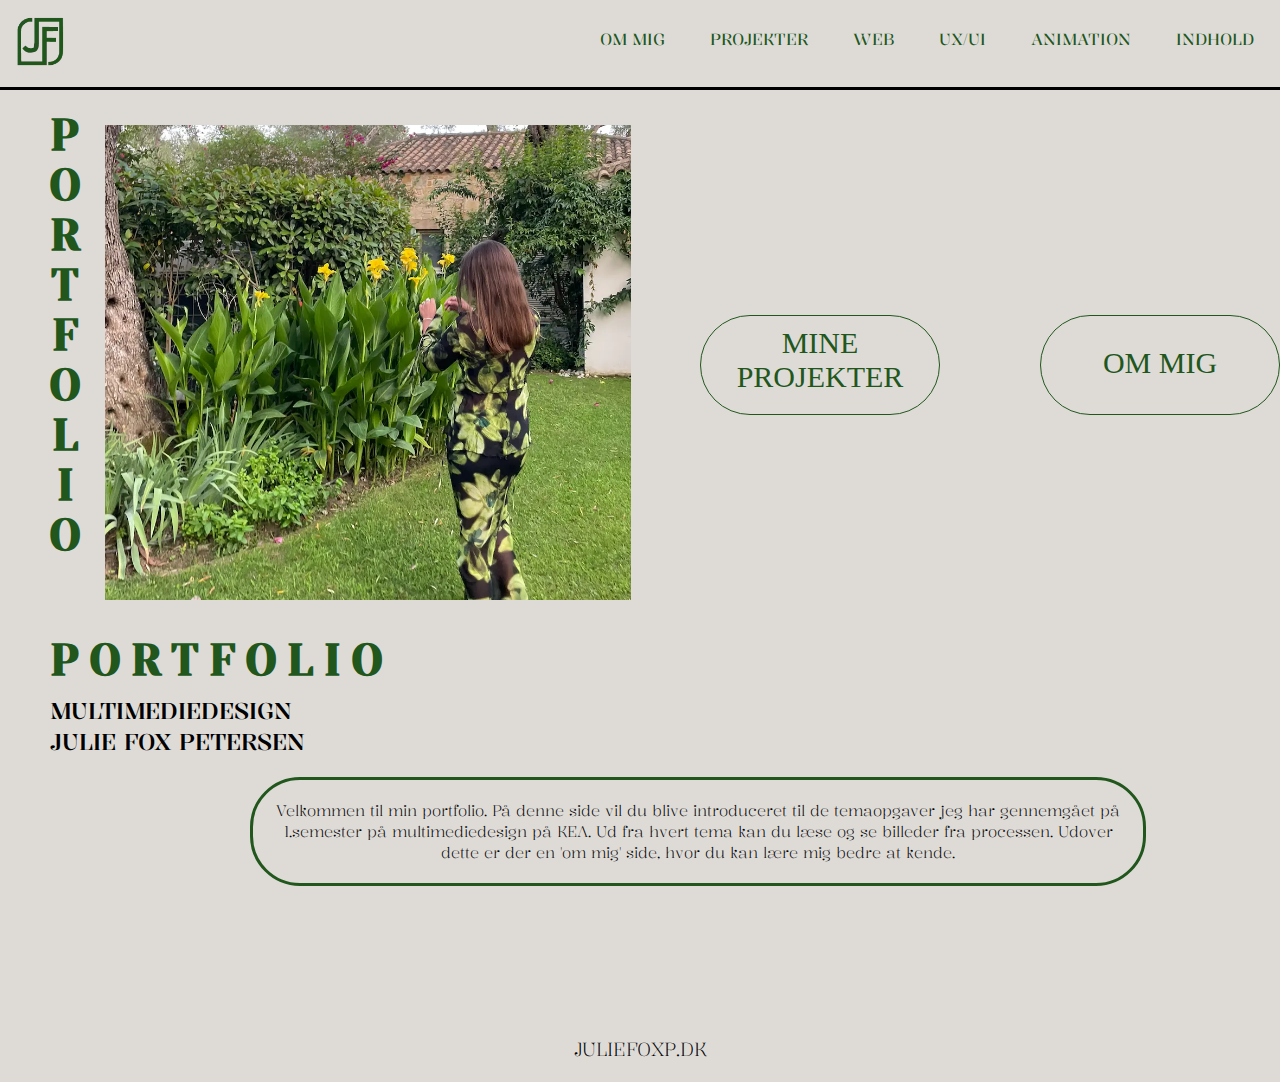
<file: index.html>
<!DOCTYPE html>
<html lang="da">
  <head>
    <meta charset="UTF-8" />
    <meta name="viewport" content="width=device-width, initial-scale=1.0" />
    <link rel="stylesheet" href="style.css" />
    <link rel="stylesheet" href="general.css" />
    <link rel="icon" type="image/svg+xml" href="favicon.svg" />
    <style>
      @import url("https://fonts.googleapis.com/css2?family=Yeseva+One&display=swap");
    </style>
    <style>
      @import url("https://fonts.googleapis.com/css2?family=Kalnia:wght@100..700&display=swap");
    </style>
    <title>FORSIDE</title>
  </head>
  <body>
    <header>
      <div class="logo">
        <a href="index.html"> <img src="img/logo.webp" alt="logo" /></a>
      </div>
      <nav>
        <ul class="menu">
          <li><a href="om_mig.html">OM MIG</a></li>
          <li><a href="projekter.html">PROJEKTER</a></li>
          <li><a href="web.html">WEB </a></li>
          <li><a href="ux_ui.html">UX/UI</a></li>
          <li><a href="animation.html">ANIMATION</a></li>
          <li><a href="indhold.html">INDHOLD</a></li>
        </ul>

        <div class="burger">
          <div class="line"></div>
          <div class="line"></div>
          <div class="line"></div>
        </div>
      </nav>
    </header>
    <main>
      <div class="grid_1-1">
        <div class="lodret_tekst">
          <h1>PORTFOLIO</h1>
        </div>
        <img class="img_1" src="img/img_1.webp" alt="forside_img" />
      </div>
      <div class="vandret_tekst">
        <h1>PORTFOLIO</h1>
      </div>
      <div class="grid_1-1-1">
        <div class="tekst_forside">
          <h2>MULTIMEDIEDESIGN</h2>
          <h2>JULIE FOX PETERSEN</h2>
        </div>
        <div class="button_1">
          <a href="projekter.html">MINE PROJEKTER </a>
        </div>
        <div class="button_2">
          <a href="om_mig.html">OM MIG</a>
        </div>
      </div>
      <div class="intro_forside">
        <h3>Velkommen til min portfolio. På denne side vil du blive introduceret til de temaopgaver jeg har gennemgået på 1.semester på multimediedesign på KEA. Ud fra hvert tema kan du læse og se billeder fra processen. Udover dette er der en 'om mig' side, hvor du kan lære mig bedre at kende.</h3>
      </div>
    </main>
    <footer>
      <h3>JULIEFOXP.DK</h3>
    </footer>
    <script src="menu.js"></script>
  </body>
</html>
</file>
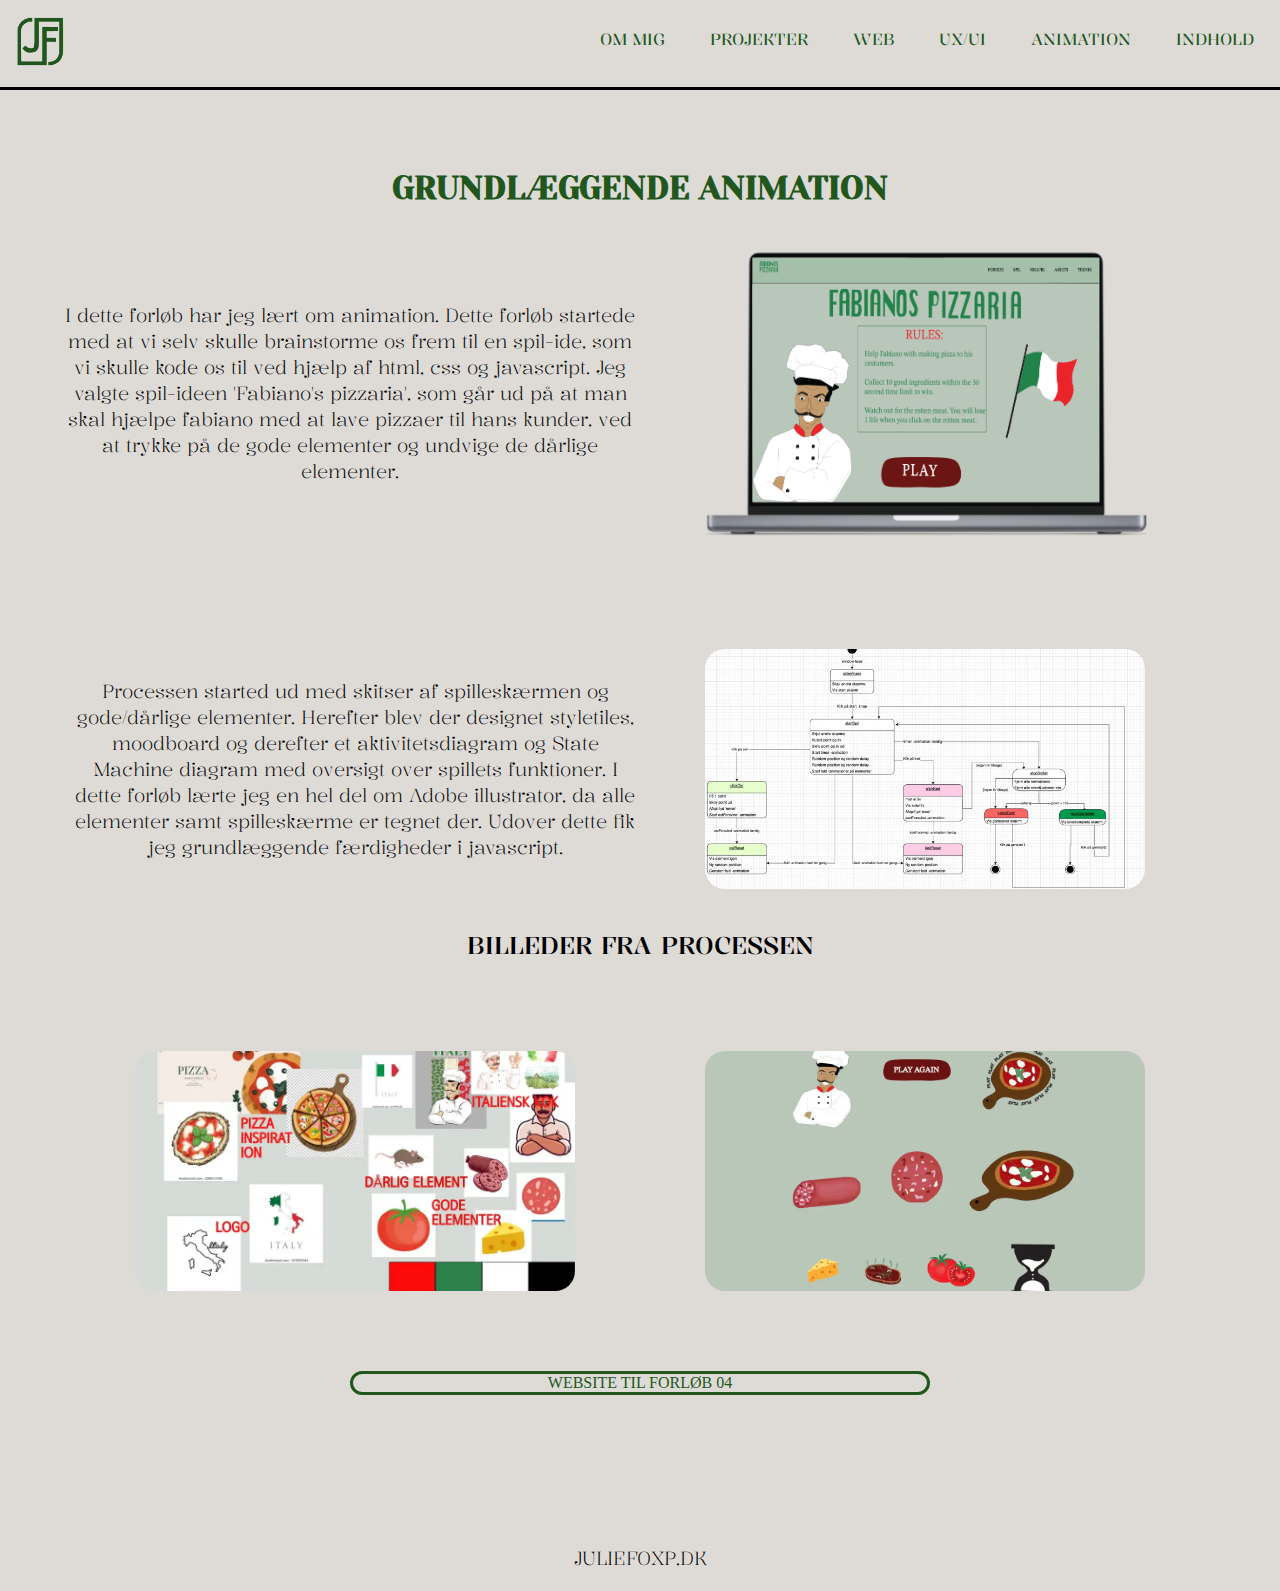
<file: animation.html>
<!DOCTYPE html>
<html lang="da">
  <head>
    <meta charset="UTF-8" />
    <meta name="viewport" content="width=device-width, initial-scale=1.0" />
    <link rel="stylesheet" href="style.css" />
    <link rel="stylesheet" href="general.css" />
    <link rel="icon" type="image/svg+xml" href="favicon.svg" />
    <style>
      @import url("https://fonts.googleapis.com/css2?family=Yeseva+One&display=swap");
    </style>
    <style>
      @import url("https://fonts.googleapis.com/css2?family=Kalnia:wght@100..700&display=swap");
    </style>
    <title>ANIMATION</title>
  </head>
  <body>
    <header>
      <div class="logo">
        <a href="index.html"> <img src="img/logo.webp" alt="logo" /></a>
      </div>
      <nav>
        <ul class="menu">
          <li><a href="om_mig.html">OM MIG</a></li>
          <li><a href="projekter.html">PROJEKTER</a></li>
          <li><a href="web.html">WEB </a></li>
          <li><a href="ux_ui.html">UX/UI</a></li>
          <li><a href="animation.html">ANIMATION</a></li>
          <li><a href="indhold.html">INDHOLD</a></li>
        </ul>

        <div class="burger">
          <div class="line"></div>
          <div class="line"></div>
          <div class="line"></div>
        </div>
      </nav>
    </header>
    <main>
      <div class="grid_1-3">
        <h1>GRUNDLÆGGENDE ANIMATION</h1>
        <div class="col_1">
          <h3>I dette forløb har jeg lært om animation. Dette forløb startede med at vi selv skulle brainstorme os frem til en spil-ide, som vi skulle kode os til ved hjælp af html, css og javascript. Jeg valgte spil-ideen 'Fabiano's pizzaria', som går ud på at man skal hjælpe fabiano med at lave pizzaer til hans kunder, ved at trykke på de gode elementer og undvige de dårlige elementer.</h3>
          <img src="img/3.webp" alt="animation computerskærm" />
        </div>
        <div class="col">
          <h3>Processen started ud med skitser af spilleskærmen og gode/dårlige elementer. Herefter blev der designet styletiles, moodboard og derefter et aktivitetsdiagram og State Machine diagram med oversigt over spillets funktioner. I dette forløb lærte jeg en hel del om Adobe illustrator, da alle elementer samt spilleskærme er tegnet der. Udover dette fik jeg grundlæggende færdigheder i javascript.</h3>
          <img src="img/animation_2.webp" alt="animation img 2" />
        </div>
        <h2>BILLEDER FRA PROCESSEN</h2>
        <div class="col">
          <img src="img/animation_3.webp" alt="animation img 3" />
          <img src="img/animation_4.webp" alt="animation img 4" />
        </div>
      </div>
      <div class="link">
        <a href="https://juliefoxp.dk/kea/04_animation/website/spil.html">WEBSITE TIL FORLØB 04</a>
      </div>
    </main>
    <footer>
      <h3>JULIEFOXP.DK</h3>
    </footer>
    <script src="menu.js"></script>
  </body>
</html>
</file>
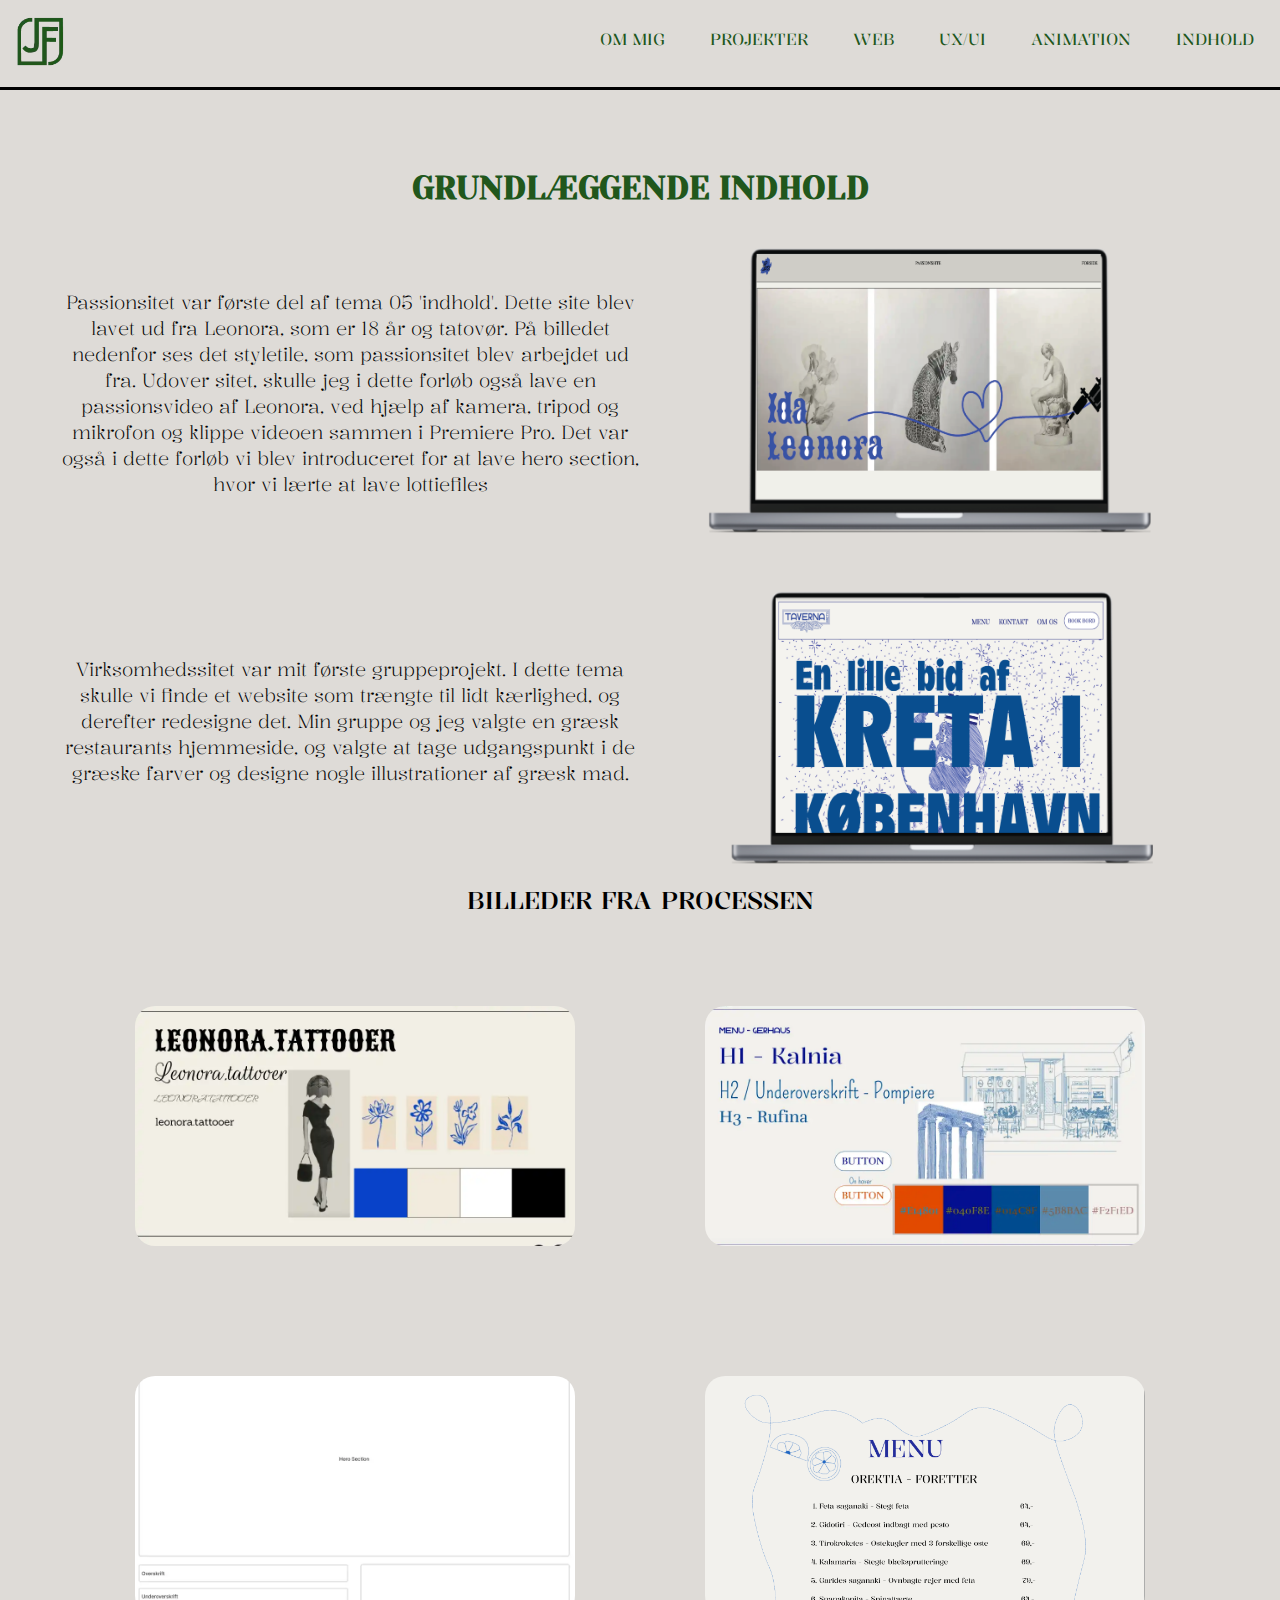
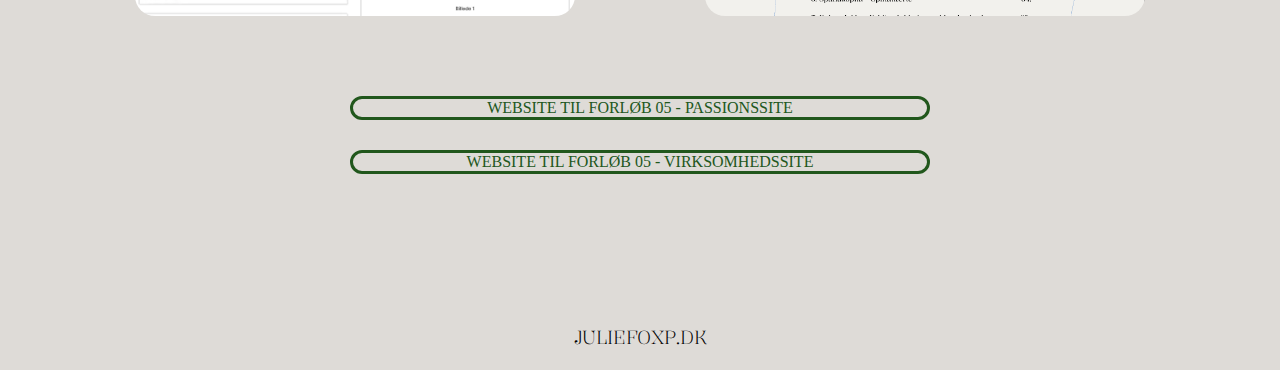
<file: indhold.html>
<!DOCTYPE html>
<html lang="da">
  <head>
    <meta charset="UTF-8" />
    <meta name="viewport" content="width=device-width, initial-scale=1.0" />
    <link rel="stylesheet" href="style.css" />
    <link rel="stylesheet" href="general.css" />
    <link rel="icon" type="image/svg+xml" href="favicon.svg" />
    <style>
      @import url("https://fonts.googleapis.com/css2?family=Yeseva+One&display=swap");
    </style>
    <style>
      @import url("https://fonts.googleapis.com/css2?family=Kalnia:wght@100..700&display=swap");
    </style>
    <title>INDHOLD</title>
  </head>
  <body>
    <header>
      <div class="logo">
        <a href="index.html"> <img src="img/logo.webp" alt="logo" /></a>
      </div>
      <nav>
        <ul class="menu">
          <li><a href="om_mig.html">OM MIG</a></li>
          <li><a href="projekter.html">PROJEKTER</a></li>
          <li><a href="web.html">WEB </a></li>
          <li><a href="ux_ui.html">UX/UI</a></li>
          <li><a href="animation.html">ANIMATION</a></li>
          <li><a href="indhold.html">INDHOLD</a></li>
        </ul>

        <div class="burger">
          <div class="line"></div>
          <div class="line"></div>
          <div class="line"></div>
        </div>
      </nav>
    </header>
    <main>
      <div class="grid_1-3">
        <h1>GRUNDLÆGGENDE INDHOLD</h1>
        <div class="col_1">
          <h3>Passionsitet var første del af tema 05 'indhold'. Dette site blev lavet ud fra Leonora, som er 18 år og tatovør. På billedet nedenfor ses det styletile, som passionsitet blev arbejdet ud fra. Udover sitet, skulle jeg i dette forløb også lave en passionsvideo af Leonora, ved hjælp af kamera, tripod og mikrofon og klippe videoen sammen i Premiere Pro. Det var også i dette forløb vi blev introduceret for at lave hero section, hvor vi lærte at lave lottiefiles</h3>
          <img src="img/4.webp" alt="indhold computerskærm 1" />
        </div>
        <div class="col_1">
          <h3>Virksomhedssitet var mit første gruppeprojekt. I dette tema skulle vi finde et website som trængte til lidt kærlighed, og derefter redesigne det. Min gruppe og jeg valgte en græsk restaurants hjemmeside, og valgte at tage udgangspunkt i de græske farver og designe nogle illustrationer af græsk mad.</h3>
          <img src="img/5.webp" alt="indhold computerskærm 2" />
        </div>
        <h2>BILLEDER FRA PROCESSEN</h2>
        <div class="col">
          <img src="img/indhold_1.webp" alt="indhold img 1" />
          <img src="img/indhold_2.webp" alt="indhold img 2" />
        </div>
        <div class="col">
          <img src="img/inhold_5.webp" alt="indhold img 5" />
          <img src="img/indhold_6.png" alt="indhold img 6" />
        </div>
      </div>
      <div class="link">
        <a href="https://juliefoxp.dk/kea/05_indhold/passionssite/">WEBSITE TIL FORLØB 05 - PASSIONSSITE</a>
      </div>
      <div class="link">
        <a href="https://juliefoxp.dk/kea/05_indhold/virksomhedssite/">WEBSITE TIL FORLØB 05 - VIRKSOMHEDSSITE</a>
      </div>
    </main>
    <footer>
      <h3>JULIEFOXP.DK</h3>
    </footer>
    <script src="menu.js"></script>
  </body>
</html>
</file>
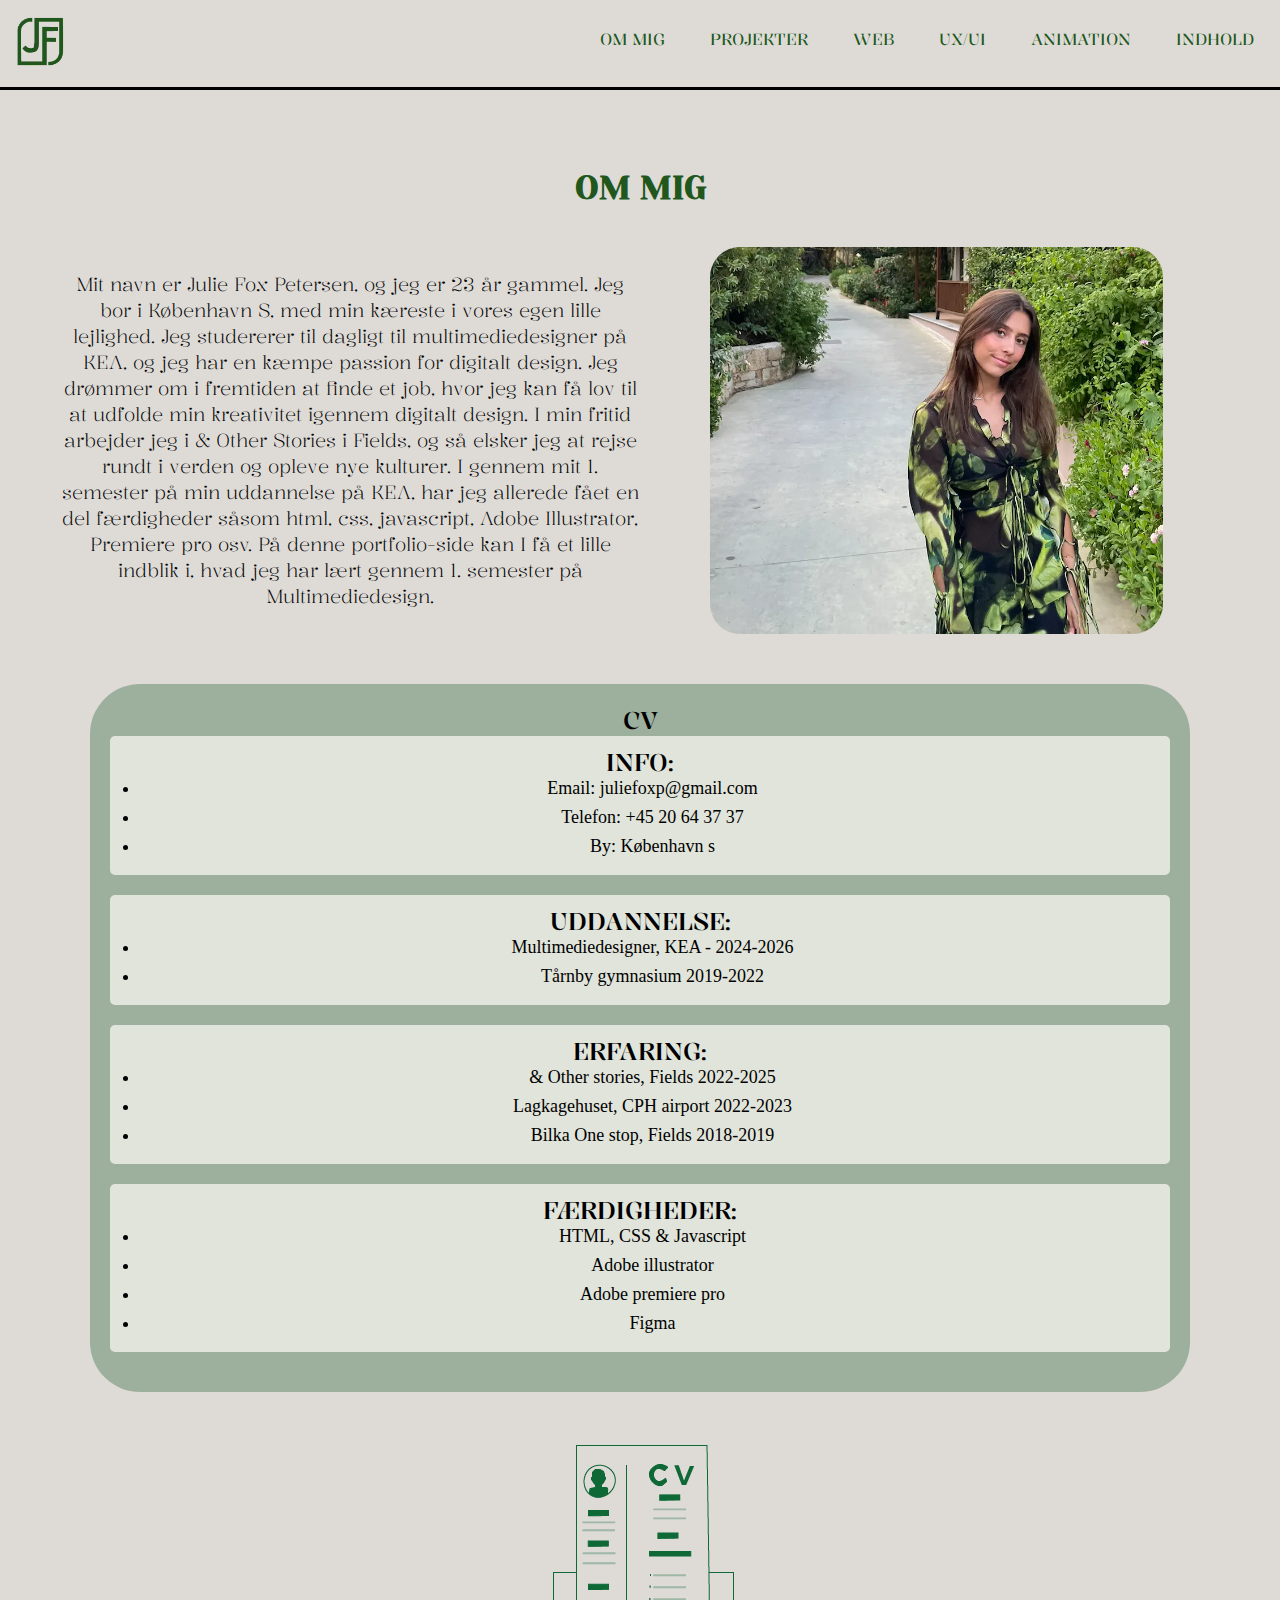
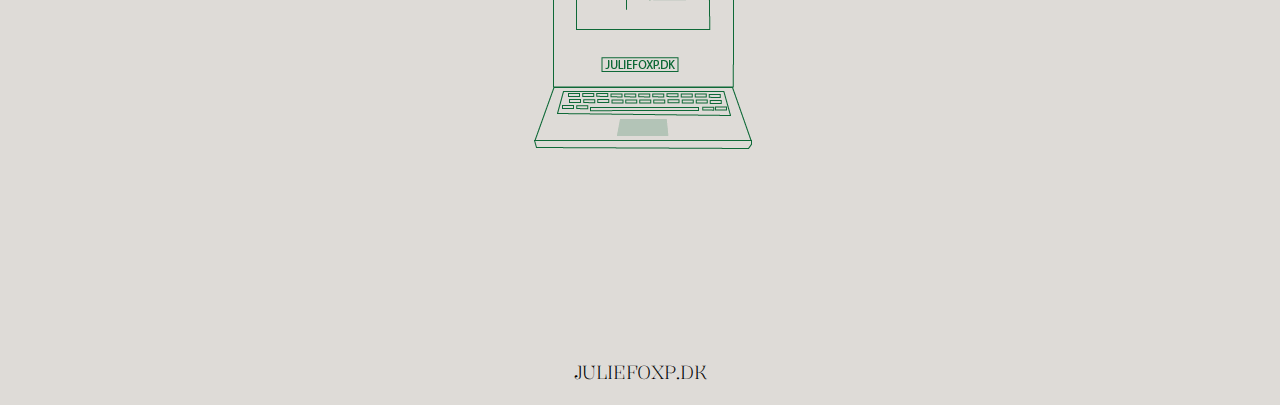
<file: om_mig.html>
<!DOCTYPE html>
<html lang="da">
  <head>
    <meta charset="UTF-8" />
    <meta name="viewport" content="width=device-width, initial-scale=1.0" />
    <link rel="stylesheet" href="style.css" />
    <link rel="stylesheet" href="general.css" />
    <link rel="preconnect" href="https://fonts.googleapis.com" />
    <link rel="preconnect" href="https://fonts.gstatic.com" crossorigin />
    <link href="https://fonts.googleapis.com/css2?family=Yeseva+One&display=swap" rel="stylesheet" />
    <link rel="icon" type="image/svg+xml" href="favicon.svg" />
    <style>
      @import url("https://fonts.googleapis.com/css2?family=Yeseva+One&display=swap");
    </style>
    <style>
      @import url("https://fonts.googleapis.com/css2?family=Kalnia:wght@100..700&display=swap");
    </style>
    <title>OM MIG</title>
  </head>
  <body>
    <header>
      <div class="logo">
        <a href="index.html"> <img src="img/logo.webp" alt="logo" /></a>
      </div>
      <nav>
        <ul class="menu">
          <li><a href="om_mig.html">OM MIG</a></li>
          <li><a href="projekter.html">PROJEKTER</a></li>
          <li><a href="web.html">WEB </a></li>
          <li><a href="ux_ui.html">UX/UI</a></li>
          <li><a href="animation.html">ANIMATION</a></li>
          <li><a href="indhold.html">INDHOLD</a></li>
        </ul>
        <div class="burger">
          <div class="line"></div>
          <div class="line"></div>
          <div class="line"></div>
        </div>
      </nav>
    </header>
    <main>
      <div class="grid_1-3">
        <h1>OM MIG</h1>
        <div class="portræt">
          <h3>Mit navn er Julie Fox Petersen, og jeg er 23 år gammel. Jeg bor i København S, med min kæreste i vores egen lille lejlighed. Jeg studererer til dagligt til multimediedesigner på KEA, og jeg har en kæmpe passion for digitalt design. Jeg drømmer om i fremtiden at finde et job, hvor jeg kan få lov til at udfolde min kreativitet igennem digitalt design. I min fritid arbejder jeg i & Other Stories i Fields, og så elsker jeg at rejse rundt i verden og opleve nye kulturer. I gennem mit 1. semester på min uddannelse på KEA, har jeg allerede fået en del færdigheder såsom html, css, javascript, Adobe Illustrator, Premiere pro osv. På denne portfolio-side kan I få et lille indblik i, hvad jeg har lært gennem 1. semester på Multimediedesign.</h3>
          <img src="img/portræt.webp" alt="portræt" />
        </div>
        <div class="cv">
          <h2>CV</h2>
          <section class="info">
            <h2>INFO:</h2>
            <ul>
              <li>Email: juliefoxp@gmail.com</li>
              <li>Telefon: +45 20 64 37 37</li>
              <li>By: København s</li>
            </ul>
          </section>
          <section class="uddannelse">
            <h2>UDDANNELSE:</h2>
            <ul>
              <li>Multimediedesigner, KEA - 2024-2026</li>
              <li>Tårnby gymnasium 2019-2022</li>
            </ul>
          </section>
          <section class="erfaring">
            <h2>ERFARING:</h2>
            <ul>
              <li>& Other stories, Fields 2022-2025</li>
              <li>Lagkagehuset, CPH airport 2022-2023</li>
              <li>Bilka One stop, Fields 2018-2019</li>
            </ul>
          </section>
          <section class="færdigheder">
            <h2>FÆRDIGHEDER:</h2>
            <ul>
              <li>HTML, CSS & Javascript</li>
              <li>Adobe illustrator</li>
              <li>Adobe premiere pro</li>
              <li>Figma</li>
            </ul>
          </section>
        </div>
        <img src="img/cv_illustration.webp" alt="cv illustration" />
      </div>
    </main>
    <footer>
      <h3>JULIEFOXP.DK</h3>
    </footer>
    <script src="menu.js"></script>
  </body>
</html>
</file>
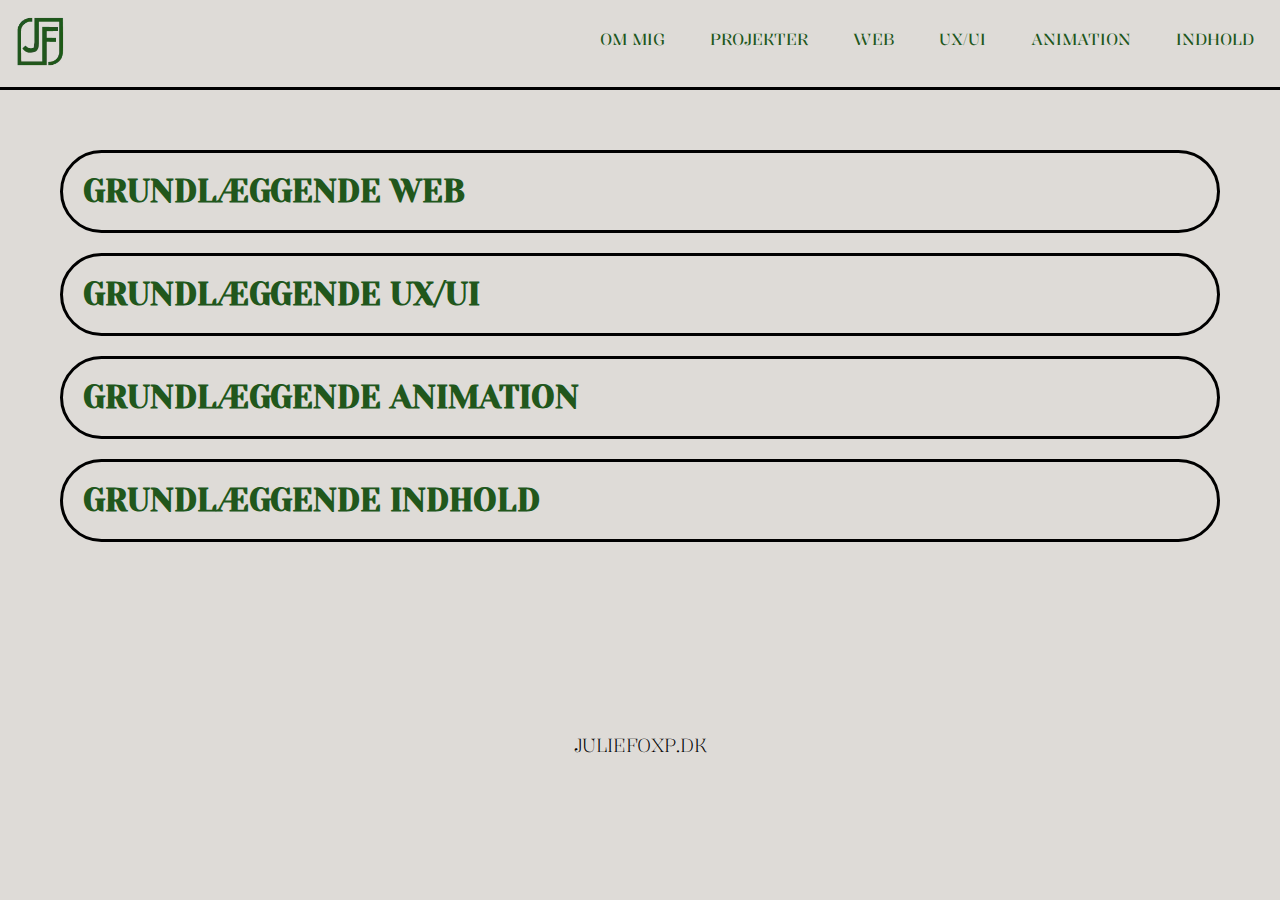
<file: projekter.html>
<!DOCTYPE html>
<html lang="da">
  <head>
    <meta charset="UTF-8" />
    <meta name="viewport" content="width=device-width, initial-scale=1.0" />
    <link rel="stylesheet" href="style.css" />
    <link rel="stylesheet" href="general.css" />
    <link rel="icon" type="image/svg+xml" href="favicon.svg" />
    <style>
      @import url("https://fonts.googleapis.com/css2?family=Yeseva+One&display=swap");
    </style>
    <style>
      @import url("https://fonts.googleapis.com/css2?family=Kalnia:wght@100..700&display=swap");
    </style>
    <title>PROJEKTER</title>
  </head>
  <body>
    <header>
      <div class="logo">
        <a href="index.html"> <img src="img/logo.webp" alt="logo" /></a>
      </div>
      <nav>
        <ul class="menu">
          <li><a href="om_mig.html">OM MIG</a></li>
          <li><a href="projekter.html">PROJEKTER</a></li>
          <li><a href="web.html">WEB </a></li>
          <li><a href="ux_ui.html">UX/UI</a></li>
          <li><a href="animation.html">ANIMATION</a></li>
          <li><a href="indhold.html">INDHOLD</a></li>
        </ul>
        <div class="burger">
          <div class="line"></div>
          <div class="line"></div>
          <div class="line"></div>
        </div>
      </nav>
    </header>
    <main>
      <div class="grid_1-1-1-1">
        <div class="web">
          <a href="web.html"><h1>GRUNDLÆGGENDE WEB</h1></a>
        </div>
        <div class="ux_ui">
          <a href="ux_ui.html"><h1>GRUNDLÆGGENDE UX/UI</h1></a>
        </div>
        <div class="animation">
          <a href="animation.html"><h1>GRUNDLÆGGENDE ANIMATION</h1></a>
        </div>
        <div class="indhold">
          <a href="indhold.html"><h1>GRUNDLÆGGENDE INDHOLD</h1></a>
        </div>
      </div>
    </main>
    <footer>
      <h3>JULIEFOXP.DK</h3>
    </footer>
    <script src="menu.js"></script>
  </body>
</html>
</file>
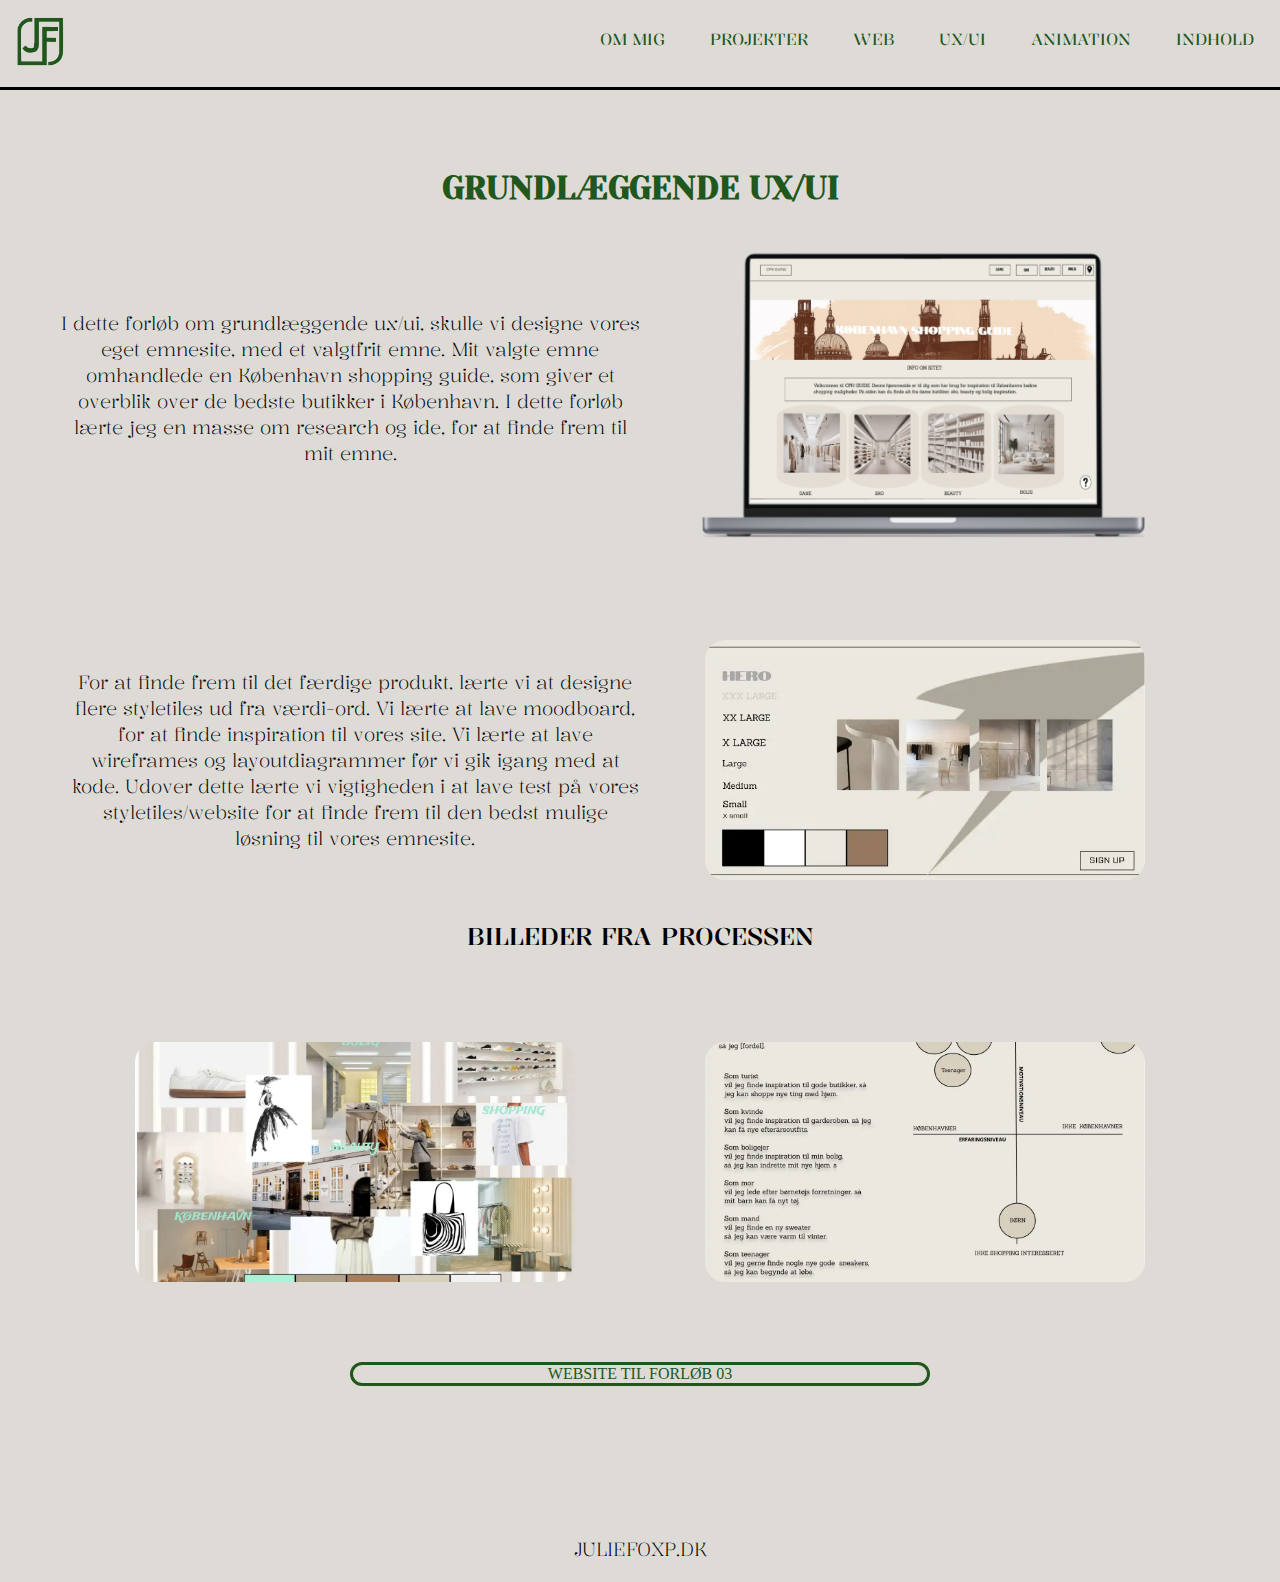
<file: ux_ui.html>
<!DOCTYPE html>
<html lang="da">
  <head>
    <meta charset="UTF-8" />
    <meta name="viewport" content="width=device-width, initial-scale=1.0" />
    <link rel="stylesheet" href="style.css" />
    <link rel="stylesheet" href="general.css" />
    <link rel="icon" type="image/svg+xml" href="favicon.svg" />
    <style>
      @import url("https://fonts.googleapis.com/css2?family=Yeseva+One&display=swap");
    </style>
    <style>
      @import url("https://fonts.googleapis.com/css2?family=Kalnia:wght@100..700&display=swap");
    </style>
    <title>UX/UI</title>
  </head>
  <body>
    <header>
      <div class="logo">
        <a href="index.html"> <img src="img/logo.webp" alt="logo" /></a>
      </div>
      <nav>
        <ul class="menu">
          <li><a href="om_mig.html">OM MIG</a></li>
          <li><a href="projekter.html">PROJEKTER</a></li>
          <li><a href="web.html">WEB </a></li>
          <li><a href="ux_ui.html">UX/UI</a></li>
          <li><a href="animation.html">ANIMATION</a></li>
          <li><a href="indhold.html">INDHOLD</a></li>
        </ul>

        <div class="burger">
          <div class="line"></div>
          <div class="line"></div>
          <div class="line"></div>
        </div>
      </nav>
    </header>
    <main>
      <div class="grid_1-3">
        <h1>GRUNDLÆGGENDE UX/UI</h1>
        <div class="col_1">
          <h3>I dette forløb om grundlæggende ux/ui, skulle vi designe vores eget emnesite, med et valgtfrit emne. Mit valgte emne omhandlede en København shopping guide, som giver et overblik over de bedste butikker i København. I dette forløb lærte jeg en masse om research og ide, for at finde frem til mit emne.</h3>
          <img src="img/2.webp" alt="ux/ui computerskærm" />
        </div>
        <div class="col">
          <h3>For at finde frem til det færdige produkt, lærte vi at designe flere styletiles ud fra værdi-ord. Vi lærte at lave moodboard, for at finde inspiration til vores site. Vi lærte at lave wireframes og layoutdiagrammer før vi gik igang med at kode. Udover dette lærte vi vigtigheden i at lave test på vores styletiles/website for at finde frem til den bedst mulige løsning til vores emnesite.</h3>
          <img src="img/ux_ui_1.webp" alt="ux/ui img 1" />
        </div>
        <h2>BILLEDER FRA PROCESSEN</h2>
        <div class="col">
          <img src="img/ux_ui_3.webp" alt="ux/ui img 3" />
          <img src="img/ux_ui_4.webp" alt="ux/ui img 4" />
        </div>
      </div>
      <div class="link">
        <a href="https://juliefoxp.dk/kea/03_ux-ui/kodet_site/">WEBSITE TIL FORLØB 03</a>
      </div>
    </main>
    <footer>
      <h3>JULIEFOXP.DK</h3>
    </footer>
    <script src="menu.js"></script>
  </body>
</html>
</file>
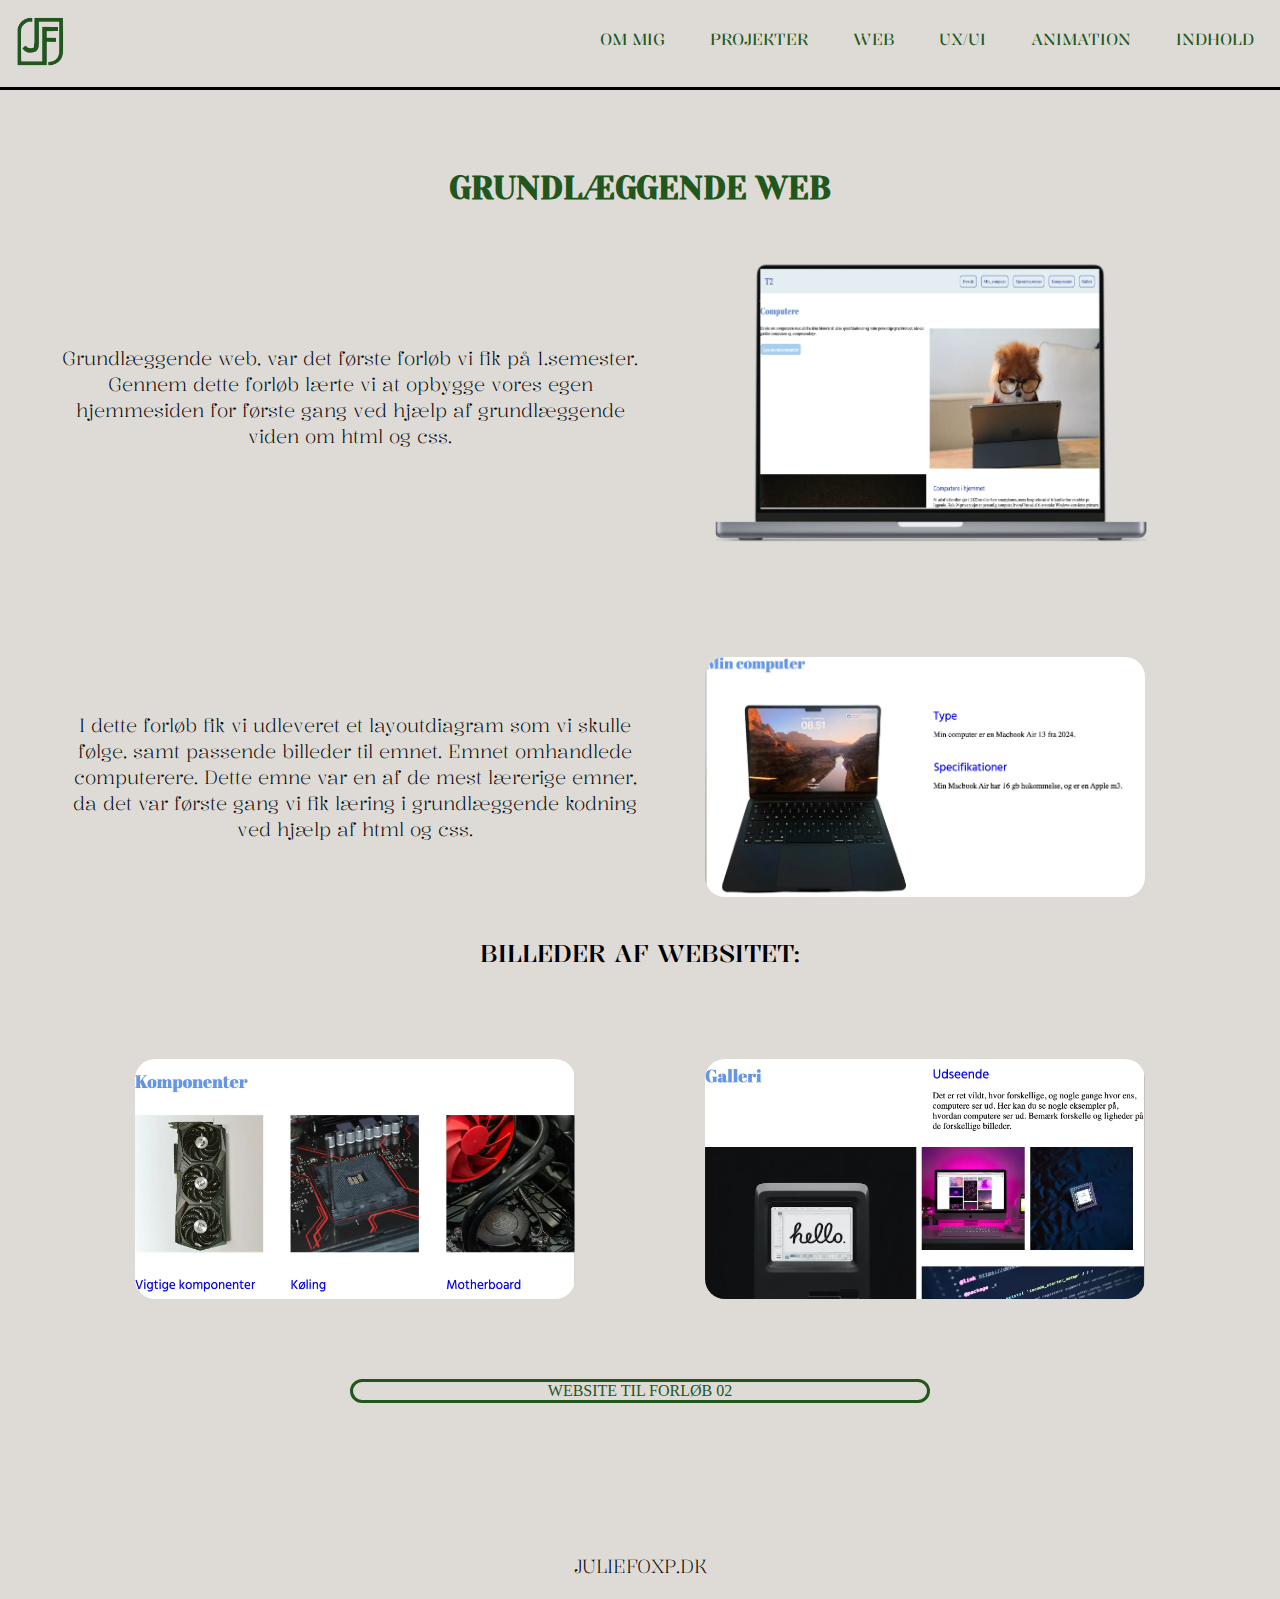
<file: web.html>
<!DOCTYPE html>
<html lang="da">
  <head>
    <meta charset="UTF-8" />
    <meta name="viewport" content="width=device-width, initial-scale=1.0" />
    <link rel="stylesheet" href="style.css" />
    <link rel="stylesheet" href="general.css" />
    <link rel="icon" type="image/svg+xml" href="favicon.svg" />
    <style>
      @import url("https://fonts.googleapis.com/css2?family=Yeseva+One&display=swap");
    </style>
    <style>
      @import url("https://fonts.googleapis.com/css2?family=Kalnia:wght@100..700&display=swap");
    </style>
    <title>WEB</title>
  </head>
  <body>
    <header>
      <div class="logo">
        <a href="index.html"> <img src="img/logo.webp" alt="logo" /></a>
      </div>
      <nav>
        <ul class="menu">
          <li><a href="om_mig.html">OM MIG</a></li>
          <li><a href="projekter.html">PROJEKTER</a></li>
          <li><a href="web.html">WEB </a></li>
          <li><a href="ux_ui.html">UX/UI</a></li>
          <li><a href="animation.html">ANIMATION</a></li>
          <li><a href="indhold.html">INDHOLD</a></li>
        </ul>

        <div class="burger">
          <div class="line"></div>
          <div class="line"></div>
          <div class="line"></div>
        </div>
      </nav>
    </header>
    <main>
      <div class="grid_1-3">
        <h1>GRUNDLÆGGENDE WEB</h1>
        <div class="col_1">
          <h3>Grundlæggende web, var det første forløb vi fik på 1.semester. Gennem dette forløb lærte vi at opbygge vores egen hjemmesiden for første gang ved hjælp af grundlæggende viden om html og css.</h3>
          <img src="img/1.webp" alt="web 1 img" />
        </div>
        <div class="col">
          <h3>I dette forløb fik vi udleveret et layoutdiagram som vi skulle følge, samt passende billeder til emnet. Emnet omhandlede computerere. Dette emne var en af de mest lærerige emner, da det var første gang vi fik læring i grundlæggende kodning ved hjælp af html og css.</h3>
          <img src="img/web_2.webp" alt="web 2 img" />
        </div>
        <h2>BILLEDER AF WEBSITET:</h2>
        <div class="col">
          <img src="img/web_3.webp" alt="web img 3" />
          <img src="img/web_4.webp" alt="web img 4" />
        </div>
      </div>
      <div class="link">
        <a href="https://juliefoxp.dk/kea/02_web/01_website/website/index.html">WEBSITE TIL FORLØB 02</a>
      </div>
    </main>
    <footer>
      <h3>JULIEFOXP.DK</h3>
    </footer>
    <script src="menu.js"></script>
  </body>
</html>
</file>
<file: style.css>
* {
  margin: 0;
  padding: 0;
  box-sizing: border-box;
}
main {
  max-width: 1280px;
  margin: 0 auto;
}
/*****FORSIDE - MOBIL******/
.lodret_tekst {
  writing-mode: vertical-lr;
  text-orientation: upright;
  color: rgba(33, 87, 28, 1);
  padding: 10px;
  font-size: 3.2vw;
}

.vandret_tekst {
  letter-spacing: 10px; /*Mellemrum mellem bogstaverne*/
  margin: 10px;
  padding: 8px;
  font-size: 3.2vw;
}
.grid_1-1 {
  display: grid;
  grid-template-columns: auto 1fr;
}

.grid_1-1-1 {
  display: grid;
  grid-template-columns: 1fr;
  font-size: 11px;
}
/*****FORSIDE - MOBIL*******/

/*PROJEKTER SIDE*/
.grid_1-1-1-1 {
  padding: 20px;
  margin: 20px;
}
.web,
.ux_ui,
.animation,
.indhold {
  border: solid black;
  border-radius: 50px;
  padding: 20px;
  margin: 20px;
}
.web:hover,
.ux_ui:hover,
.animation:hover,
.indhold:hover {
  text-decoration: underline rgba(33, 87, 28, 1);
}

a {
  text-decoration: none;
  color: rgba(33, 87, 28, 1);
}
.link a:hover {
  text-decoration: underline;
}
.link {
  text-align: center;
  color: rgba(33, 87, 28, 1);
  border: solid rgba(33, 87, 28, 1);
  border-radius: 50px;
  margin-right: 50px;
  margin-left: 50px;
  margin-top: 20px;
}
/*PROJEKTER SIDE SLUT*/

/*CV*/
.cv {
  background-color: rgb(157, 175, 157);
  padding: 20px;
  margin: 30px;
  border-radius: 50px;
}
section {
  margin-bottom: 20px;
}
ul {
  margin-left: 20px;
}

ul li {
  margin-bottom: 8px;
}
.info ul li {
  font-size: 18px;
}

.info {
  background-color: #e0e4da;
  padding: 10px;
  border-radius: 5px;
}
.uddannelse ul li {
  font-size: 18px;
}

.uddannelse {
  background-color: #e0e4da;
  padding: 10px;
  border-radius: 5px;
}
.erfaring ul li {
  font-size: 18px;
}

.erfaring {
  background-color: #e0e4da;
  padding: 10px;
  border-radius: 5px;
}

.færdigheder ul li {
  font-size: 18px;
}
.færdigheder {
  background-color: #e0e4da;
  padding: 10px;
  border-radius: 5px;
}
ul li {
  padding-left: 5px;
}
/***********CV*********/

.col {
  padding: 10px;
}
.portræt {
  width: 100%;
  height: auto;
}

.img_1 {
  max-width: 80%; /*billedet vil aldrig være bredere end dens container*/
  height: auto;
  margin: 15px;
}
.button_1,
.button_2 {
  display: block; /* Sørger for, at det er et blok-element */
  position: relative;
  height: 50px; /* Sikrer at containeren har tilstrækkelig højde */
}
.button_1 a,
.button_2 a {
  display: block; /*gør knapperne til blok-elementer, så de reagerer på marginer korrekt.*/
  border: 1px solid rgba(33, 87, 28, 1);
  border-radius: 50px;
  background-color: transparent;
  font-size: 15px;
  text-align: center;
  width: 160px;
  height: auto;
  cursor: pointer;
  padding: 5px;
  margin-left: 300px;
  margin-bottom: 60px; /*Margin mellem bottons*/
  margin-top: -50px; /*Rykker bottons up*/
}
.button_1 a:hover,
.button_2 a:hover {
  color: white;
  background-color: rgba(33, 87, 28, 1);
}
.tekst_forside {
  transform: translateX(15px); /*Skubber teksten til side */
}
.portræt img {
  width: 100%; /* Gør billedet responsivt og tilpasser min divs bredde */
  height: 100%; /* Tvinger billedet til at fylde hele højden af min div */
  object-fit: cover; /* Fylder containeren og beskærer billedet hvis det er nødvendigt */
  padding: 20px;
  border-radius: 50px;
}
.kort_om_mig {
  margin: 30px;
}
.h1_om_mig {
  text-align: center;
  margin: 20px;
}
.intro_forside {
  text-align: center;
  margin: 20px;
  border: solid rgba(33, 87, 28, 1);
  border-radius: 50px;
  font-size: 13px;
  padding: 20px;
}

/********************FORSIDE - DESKTOP********************/
@media (min-width: 1100px) {
  .grid_1-1 {
    display: grid;
    grid-template-columns: auto 1fr;
    margin: 20px;
  }
  .grid_1-1-1 {
    display: grid;
    grid-template-columns: 1fr 1fr 1fr;
    margin-left: 300px;
    font-size: 15px;
  }
  .lodret_tekst {
    margin-left: 20px;
    padding: 0;
    font-size: 1.7vw; /*viewport width som ændrer sig når man gør den responsivt */
  }
  .vandret_tekst {
    margin-left: 50px;
    font-size: 1.7vw;
    padding: 0;
  }
  .img_1 {
    max-width: 45%; /* Sørger for at billedet ikke overskrider containerens bredde */
    height: auto; /* Bevarer billedets oprindelige proportioner */
  }

  .button_1 a,
  .button_2 a {
    width: 240px;
    height: 100px;
    font-size: 15px;
    padding: 2px;
    font-size: 30px;
    margin-top: -380px; /*Rykker bottons op*/
    margin-left: 100px;
  }
  .button_2 a {
    padding: 30px; /*Padding i boksen, så teksten bliver centreret*/
  }
  .button_1 a {
    padding: 10px;
  }
  .tekst_forside {
    transform: translateX(-250px); /*Skubber teksten til side */
  }
  .intro_forside {
    width: 70%;
    margin-left: 250px;
  }
}
/*******************TEMA SIDER*************************/
.grid_1-3 {
  margin: 30px;
  padding: 30px;
  text-align: center;
}
.grid_1-3 .col img {
  width: 100%; /* Gør billederne responsiv i bredden */
  max-width: 500px; /*  maksimal bredde for billederne  */
  margin: 0 auto; /* Centrer billederne horisontalt */
  display: block; /* Sørg for at billederne opfører sig som block-elementer */
  padding: 30px;
  border-radius: 50px;
}

.grid_1-3 .col {
  margin-top: 50px;
}
.grid_1-3 h1 {
  margin: 20px;
}

@media (min-width: 1100px) {
  .col_1 {
    display: grid;
    justify-items: center; /* Centrerer indhold horisontalt */
    align-items: center; /* Centrerer indhold vertikalt */
    text-align: center; /* Centrerer tekst i overskrifter */
  }
  .grid_1-3 .col {
    display: grid;
    grid-template-columns: 1fr 1fr;
  }
  .grid_1-3 .col_1 {
    display: grid;
    grid-template-columns: 1fr 1fr;
  }

  .grid_1-3 .col img {
    width: 500px; /* Juster efter behov */
    height: 300px;
    object-fit: cover;
  }
  .portræt {
    display: grid;
    grid-template-columns: 1fr 1fr;
    justify-content: center;
    align-items: center;
  }
  .portræt img {
    width: 85%;
    margin-left: 50px;
  }
  .col_1 img {
    width: 80%; /*Størrelsen på computerskærm billedet*/
    height: auto;
  }
  .link {
    text-align: center;
    margin-bottom: 50px;
    color: rgba(33, 87, 28, 1);
    border: solid rgba(33, 87, 28, 1);
    border-radius: 50px;
    margin-top: -20px;
    margin-right: 350px; /*Gør boksen smallere*/
    margin-left: 350px; /*Gør boksen smallere*/
  }
  /*********************TEMA SIDER SLUT*****************/

  /********************* CV - DESKTOP *************************/
  .cv {
    background-color: rgb(157, 175, 157);
    padding: 20px;
    margin: 30px;
    border-radius: 50px;
  }
  section {
    margin-bottom: 20px;
  }
  ul {
    margin-left: 20px;
  }

  ul li {
    margin-bottom: 8px;
  }
  .info ul li {
    font-size: 18px;
  }

  .info {
    background-color: #e0e4da;
    padding: 10px;
    border-radius: 5px;
  }
  .uddannelse ul li {
    font-size: 18px;
  }

  .uddannelse {
    background-color: #e0e4da;
    padding: 10px;
    border-radius: 5px;
  }
  .erfaring ul li {
    font-size: 18px;
  }

  .erfaring {
    background-color: #e0e4da;
    padding: 10px;
    border-radius: 5px;
  }

  .færdigheder ul li {
    font-size: 18px;
  }
  .færdigheder {
    background-color: #e0e4da;
    padding: 10px;
    border-radius: 5px;
  }
  ul li {
    padding-left: 5px;
  }
}
/************CV SLUT**************/
</file>
<file: general.css>
* {
  margin: 0;
  padding: 0;
  box-sizing: border-box;
}
body {
  background-color: rgba(222, 219, 215, 1);
}
footer {
  margin-top: 150px;
  margin-bottom: 20px;
  text-align: center;
}
.yeseva-one-regular {
  font-family: "Yeseva One", serif;
  font-weight: 400;
  font-style: normal;
}

h1 {
  font-family: "Yeseva One";
  font-style: normal;
  color: rgba(33, 87, 28, 1);
}
h2 {
  font-family: kalnia;
  font-weight: 500;
}
h3 {
  font-family: kalnia;
  font-weight: 300;
}
.buttom_1 a,
.buttom_2 a {
  font-family: "Yeseva One";
  font-style: normal;
  color: rgba(33, 87, 28, 1);
}
.col {
  justify-content: center;
  align-items: center;
}
.col_1 img {
  justify-content: center;
  align-items: center;
  max-width: 100%;
  max-height: 100%;
}
/*****************MENU & BURGERMENU***********/

header .logo img {
  width: 50px;
  height: auto;
}
header {
  position: relative;
  top: 0;
  display: flex;
  justify-content: space-between;
  align-items: center;
  padding: 1rem;
  border-bottom: solid black;
}

nav {
  display: flex;
  align-items: center;
}

.menu {
  display: flex;
  list-style: none;
  margin: 0;
  padding: 0;
}

.menu li {
  margin-right: 20px;
}

.menu li:last-child {
  margin-right: 0;
}

.menu a {
  display: block;
  padding: 10px;
  color: rgba(33, 87, 28, 1);
  text-decoration: none;
  transition: color 0.3s;
  text-align: end;
  font-family: kalnia;
}

.menu a:hover {
  color: white;
}

.burger {
  width: 30px;
  height: 20px;
  cursor: pointer;
}

.burger .line {
  width: 100%;
  height: 2px;
  background-color: black;
  margin-bottom: 5px;
  transition: 0.2s linear;
}
.burger {
  display: none;
}

@media screen and (max-width: 1100px) {
  .menu {
    display: none;
  }
  .burger {
    display: block;
  }
  .burger.active .line:nth-child(1) {
    transform: rotate(45deg) translate(5px, 5px);
    transition: 0.2s linear;
  }

  .burger.active .line:nth-child(2) {
    opacity: 0;
    transition: 0.15s linear;
  }

  .burger.active .line:nth-child(3) {
    transform: rotate(-45deg) translate(5px, -5px);
    transition: 0.2s linear;
  }

  nav.active .menu {
    display: block;
    background-color: rgba(222, 219, 215, 1);
    position: absolute;
    top: 80px;
    left: 0;
    width: 100%;
    box-shadow: 0 10px 10px rgba(33, 87, 28, 1);
    z-index: 1;
  }

  nav.active .menu li {
    margin: 10px 20px;
  }

  nav.active .menu a {
    font-size: 24px;
  }
}
/*****************MENU & BURGERMENU SLUT***********/
</file>
